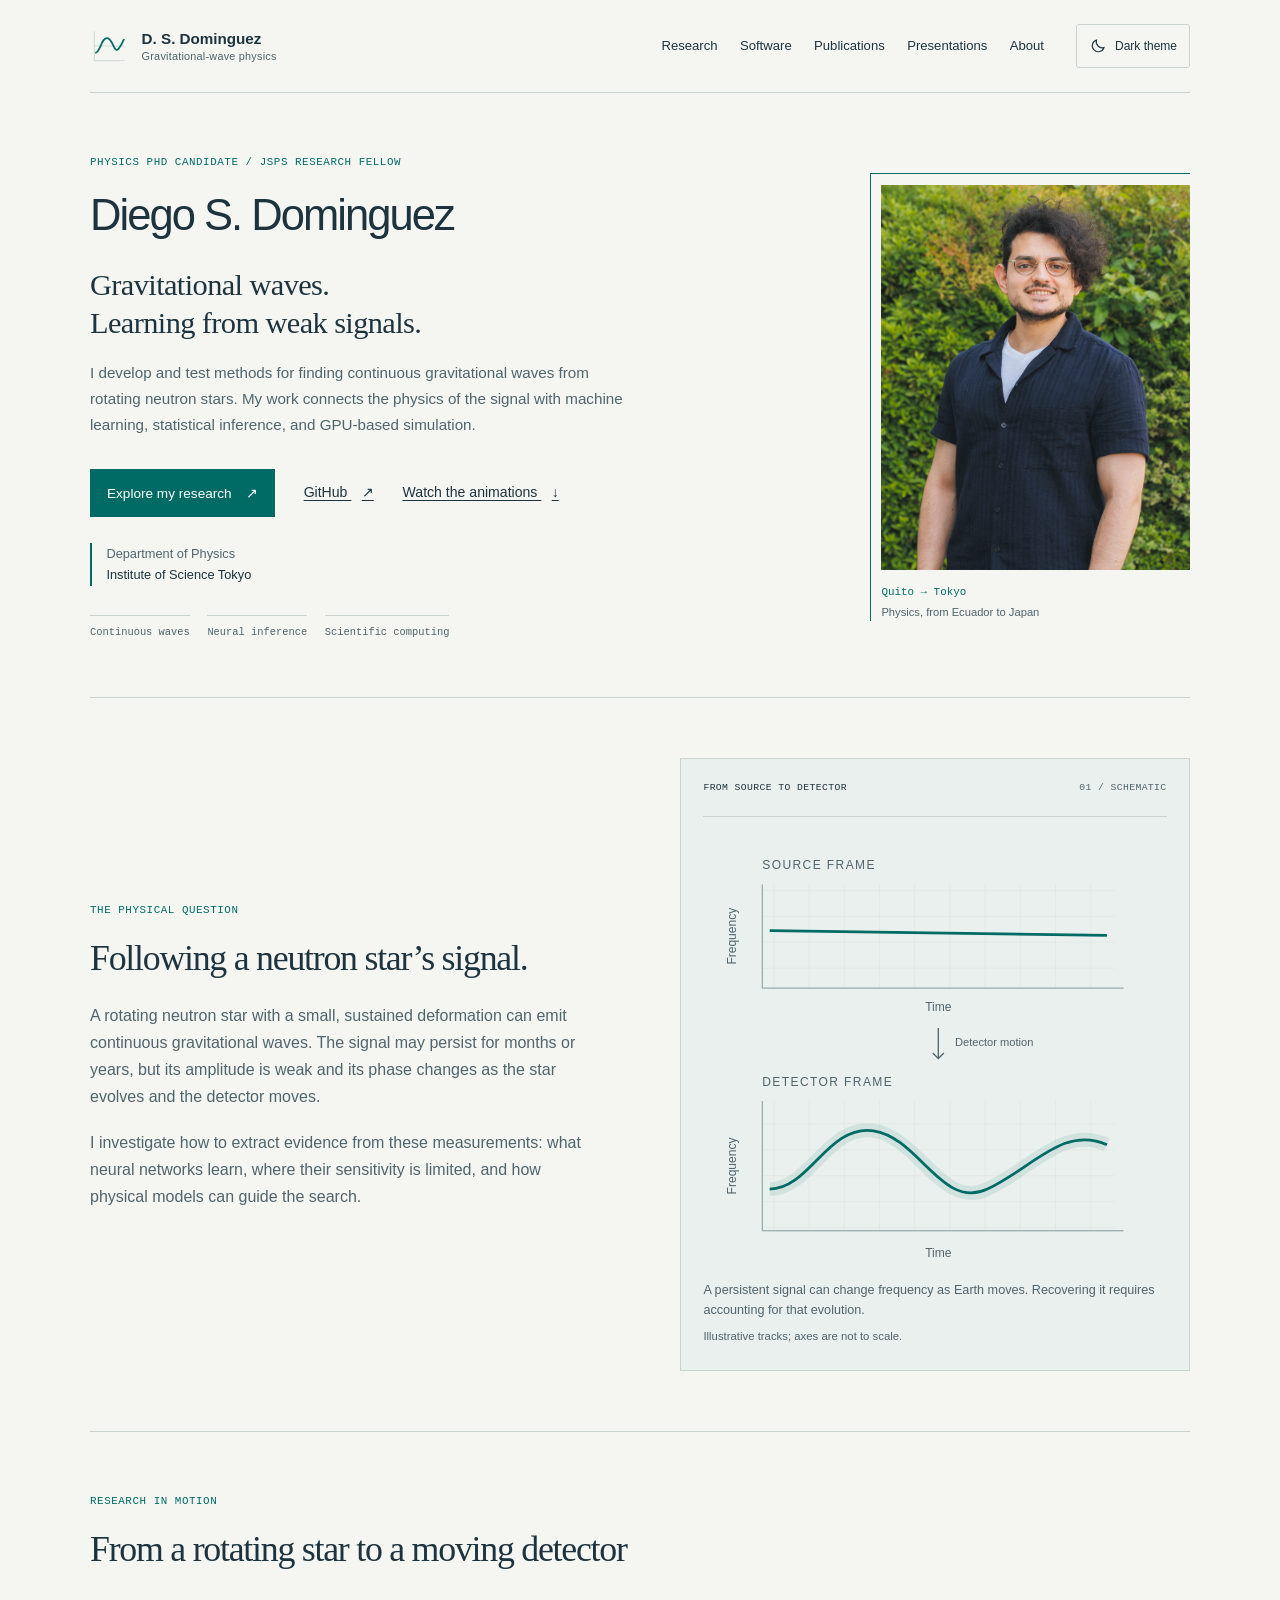
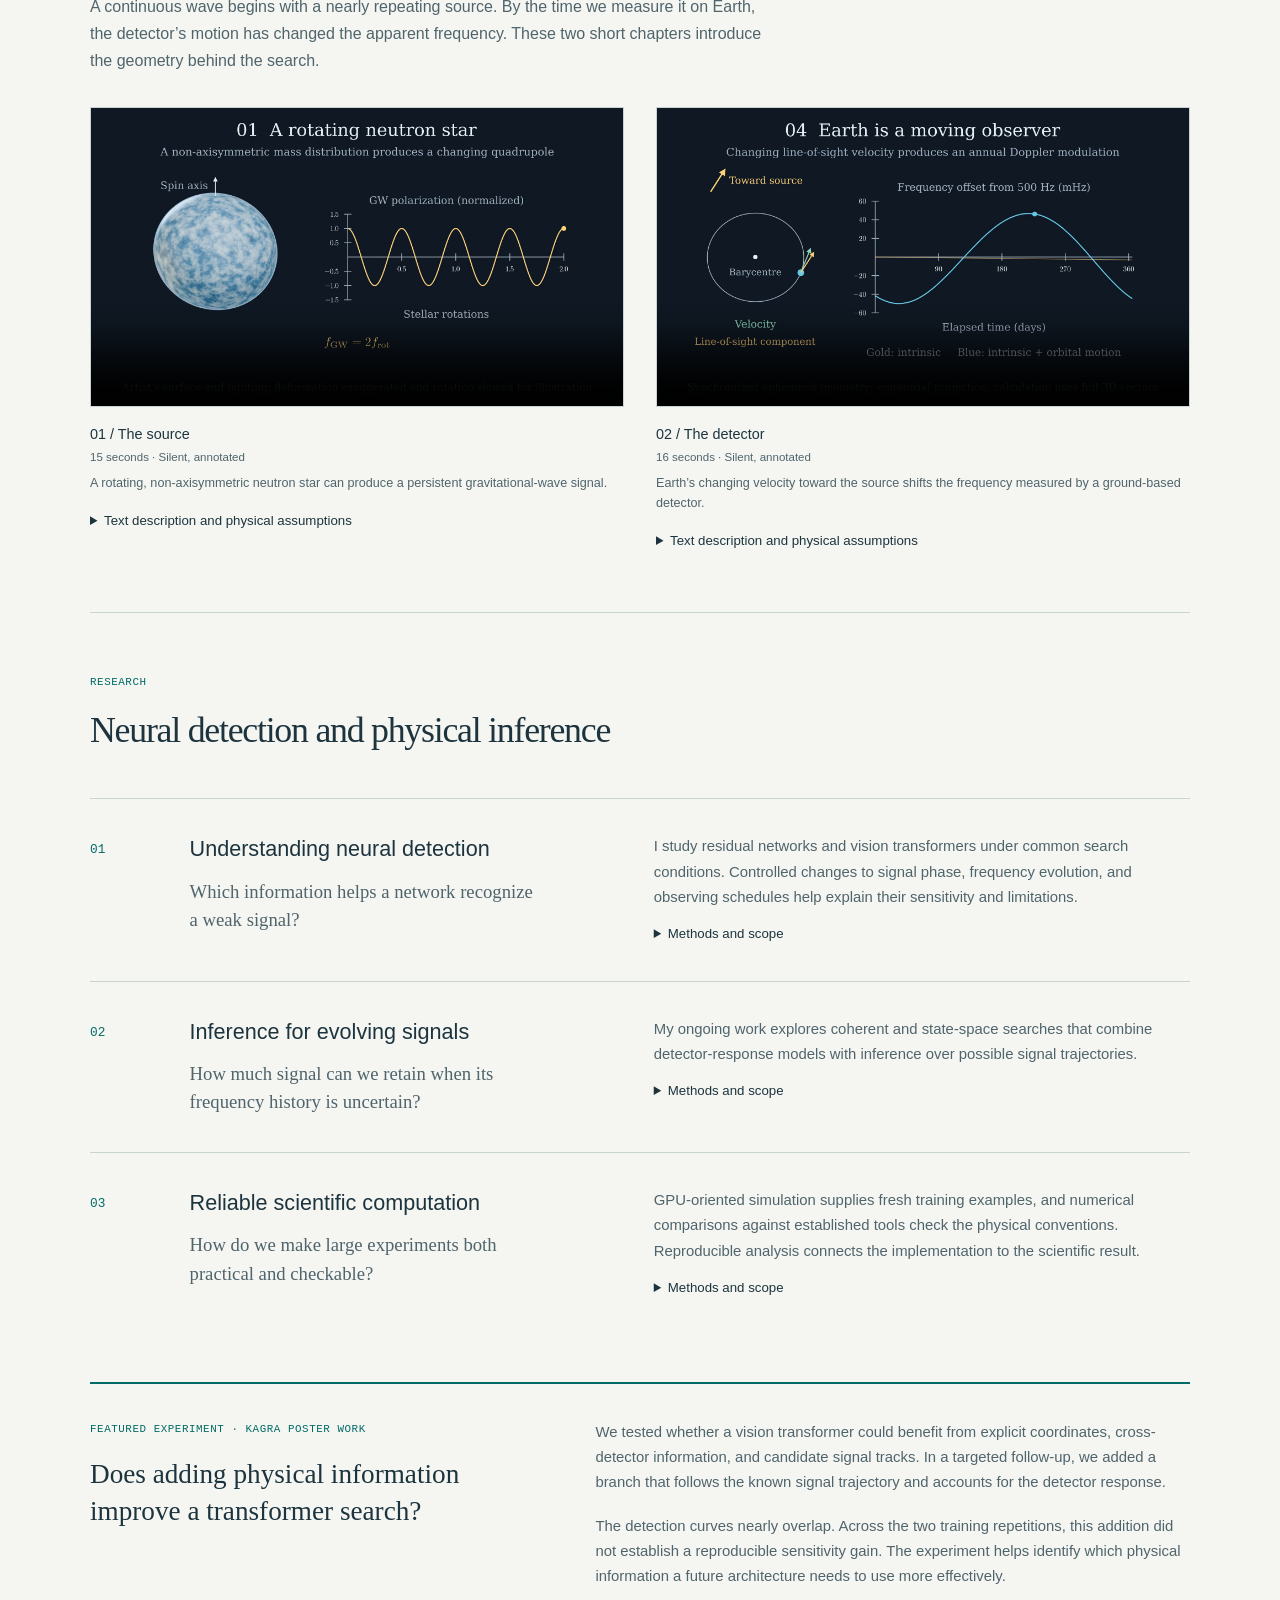
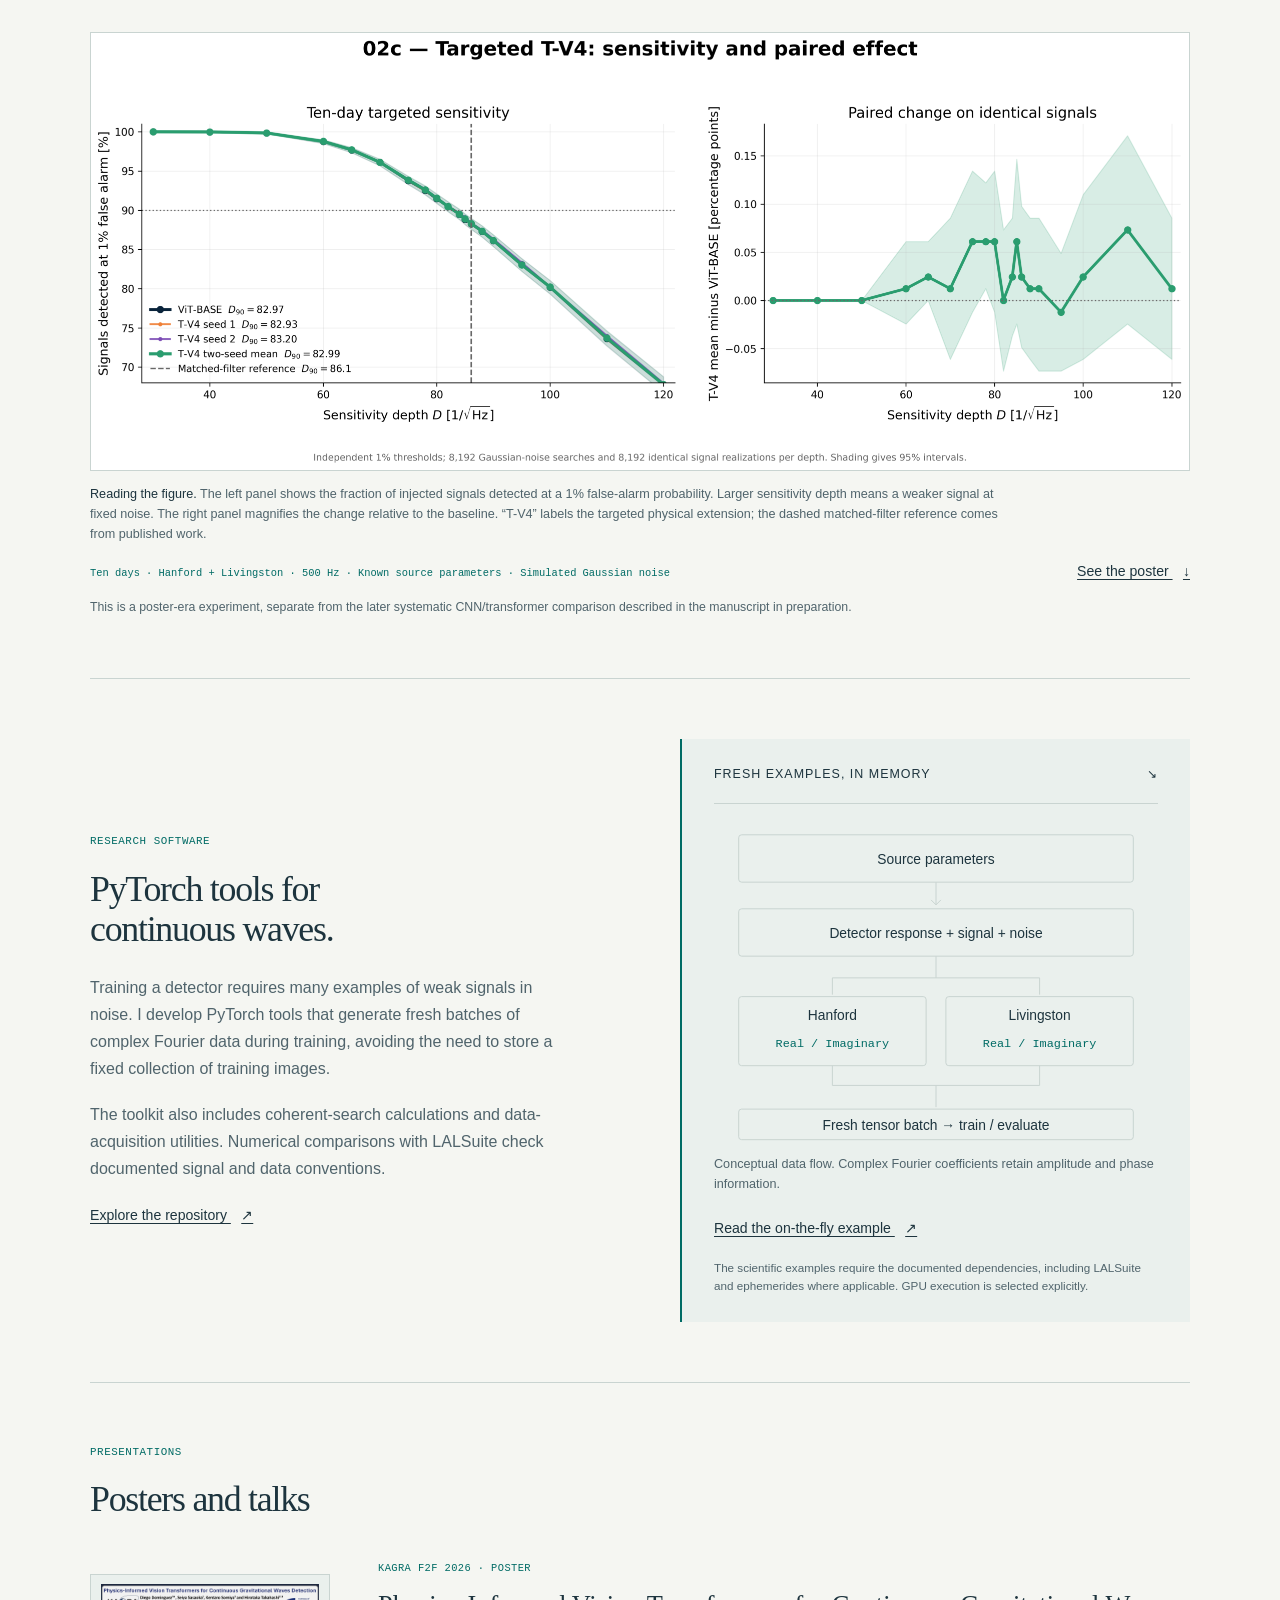
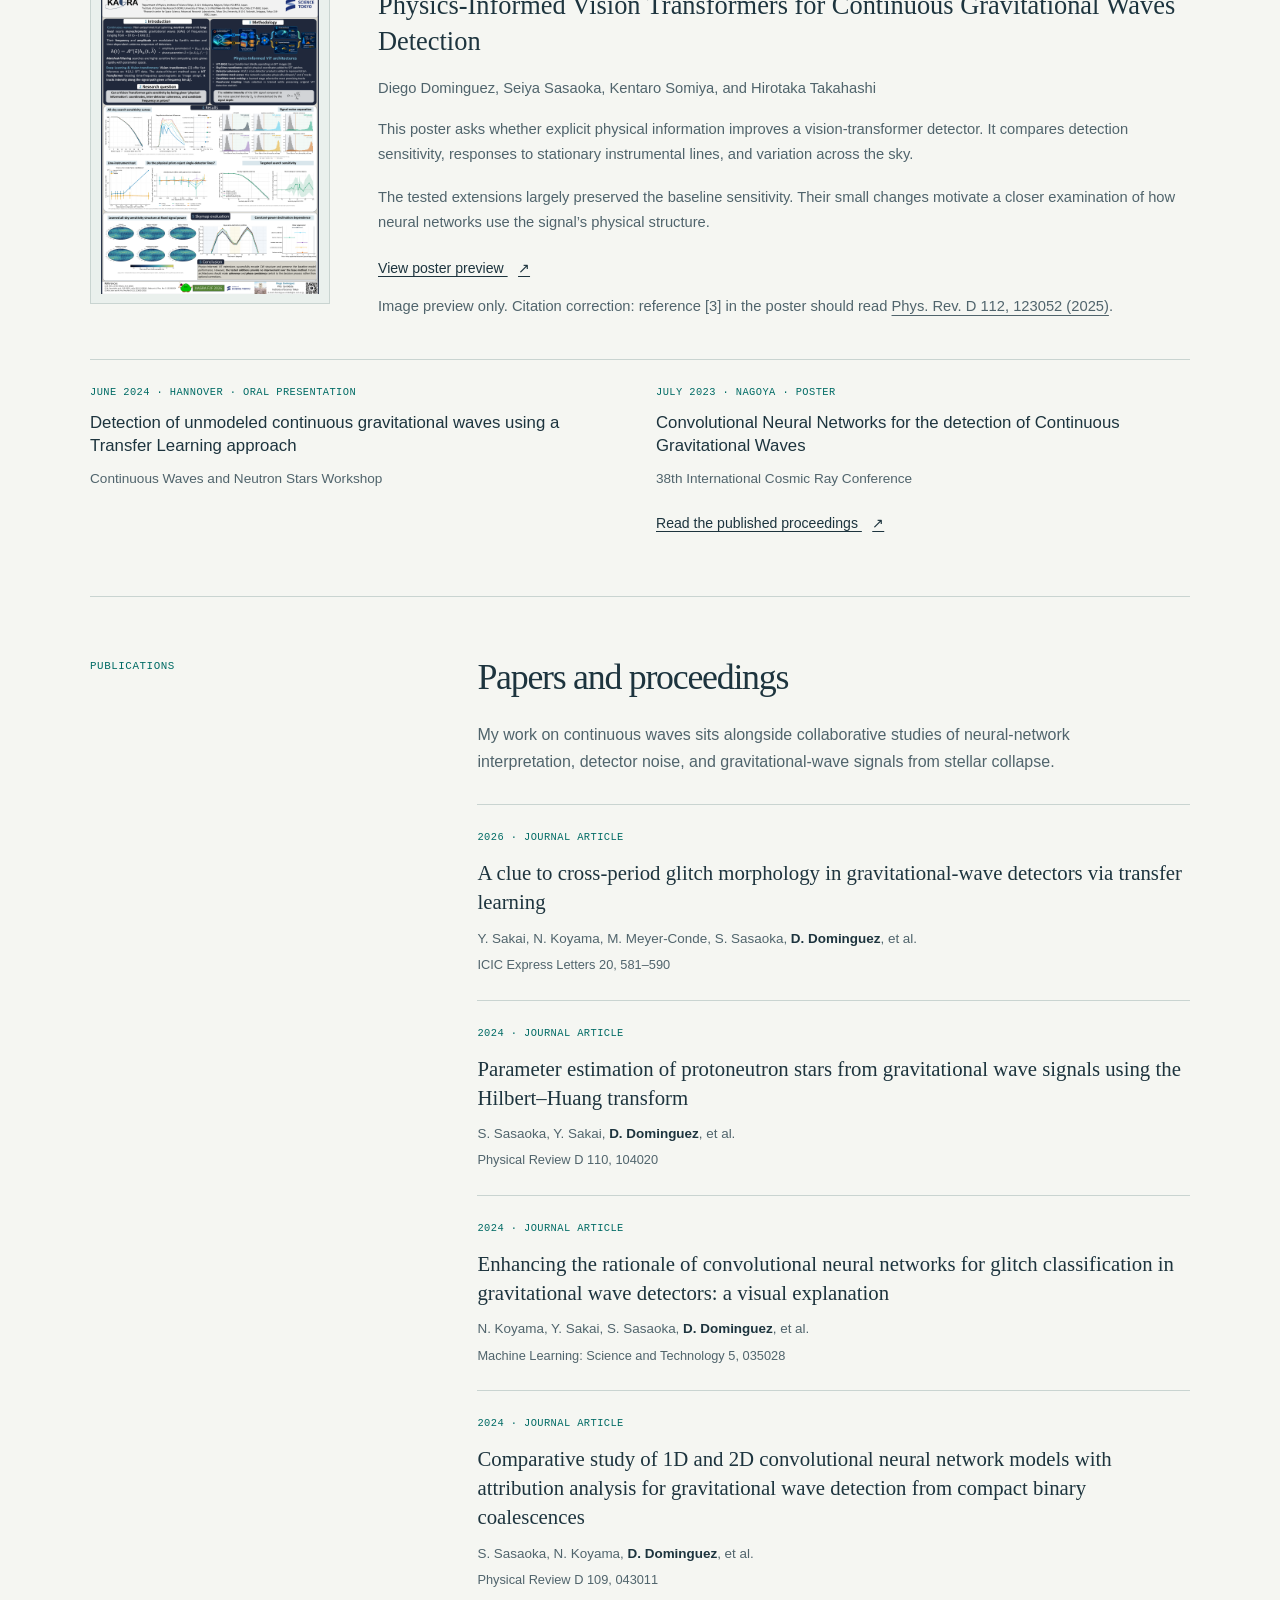
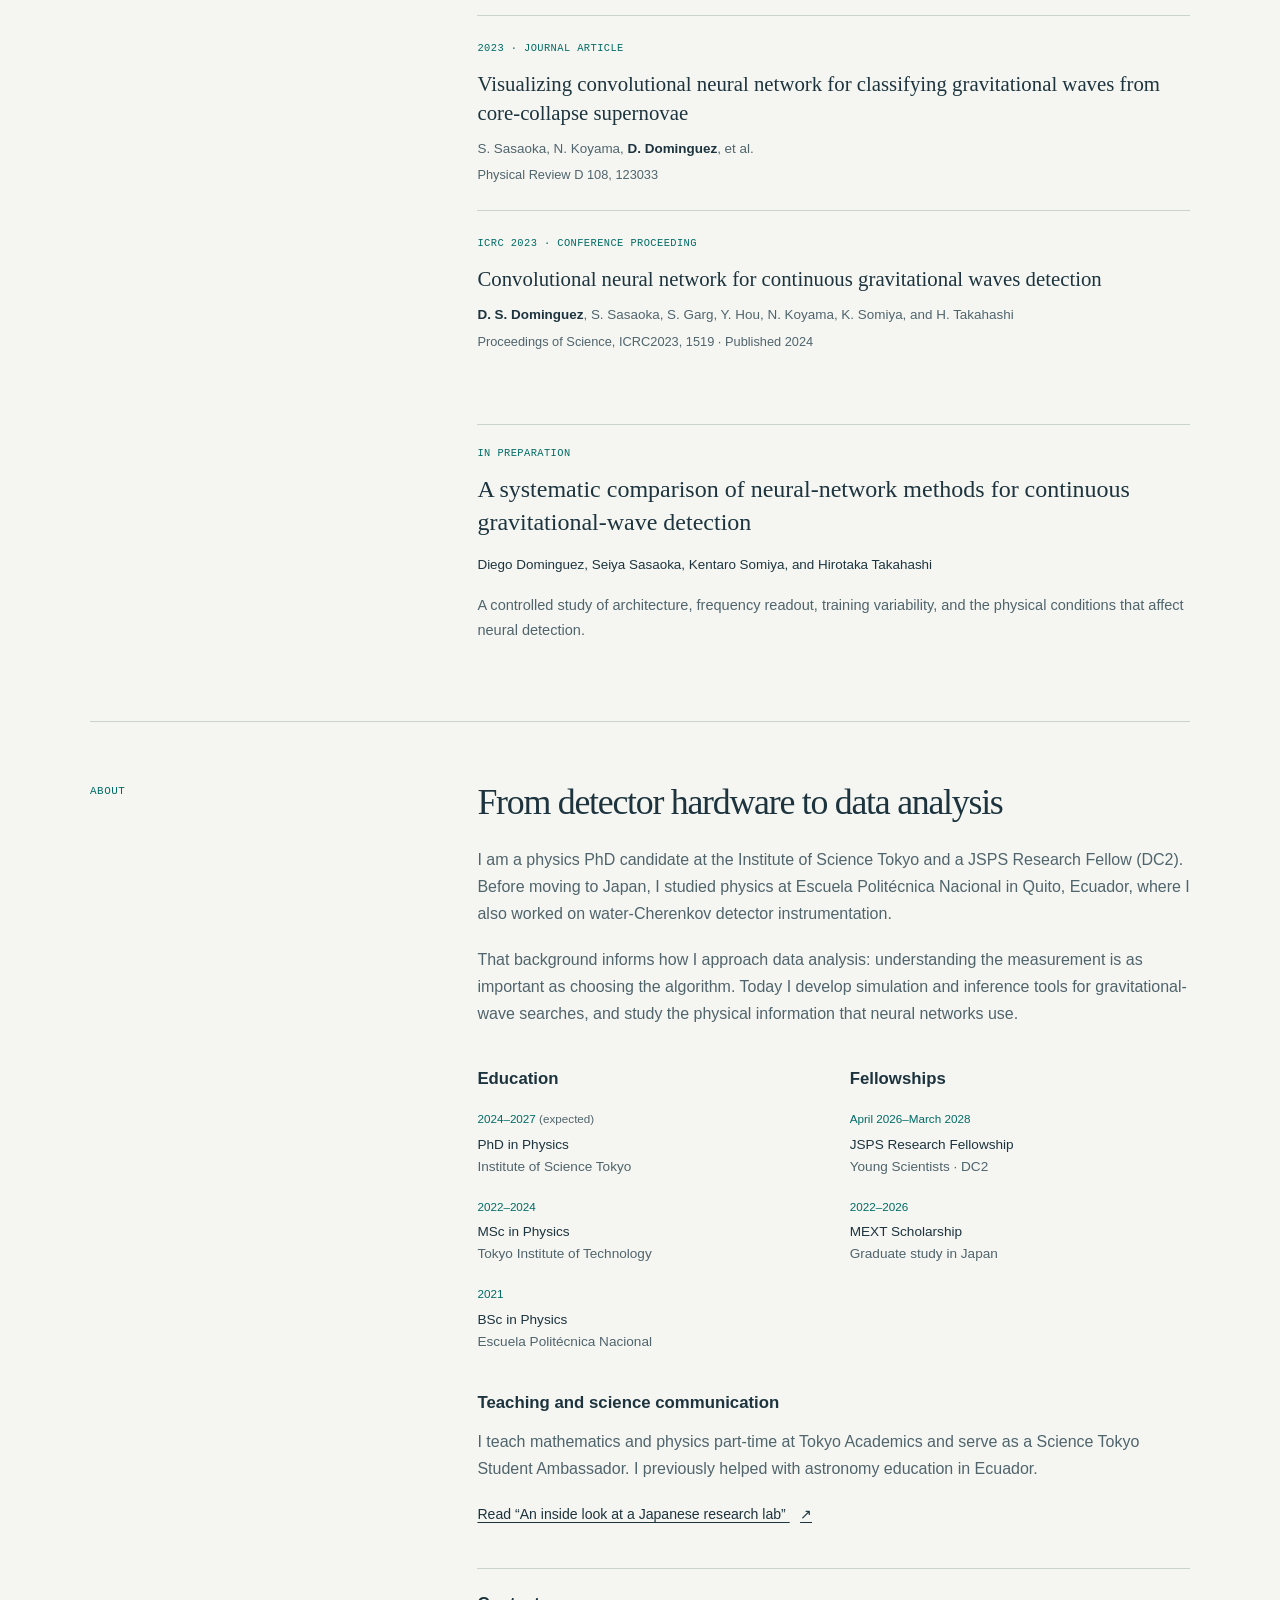
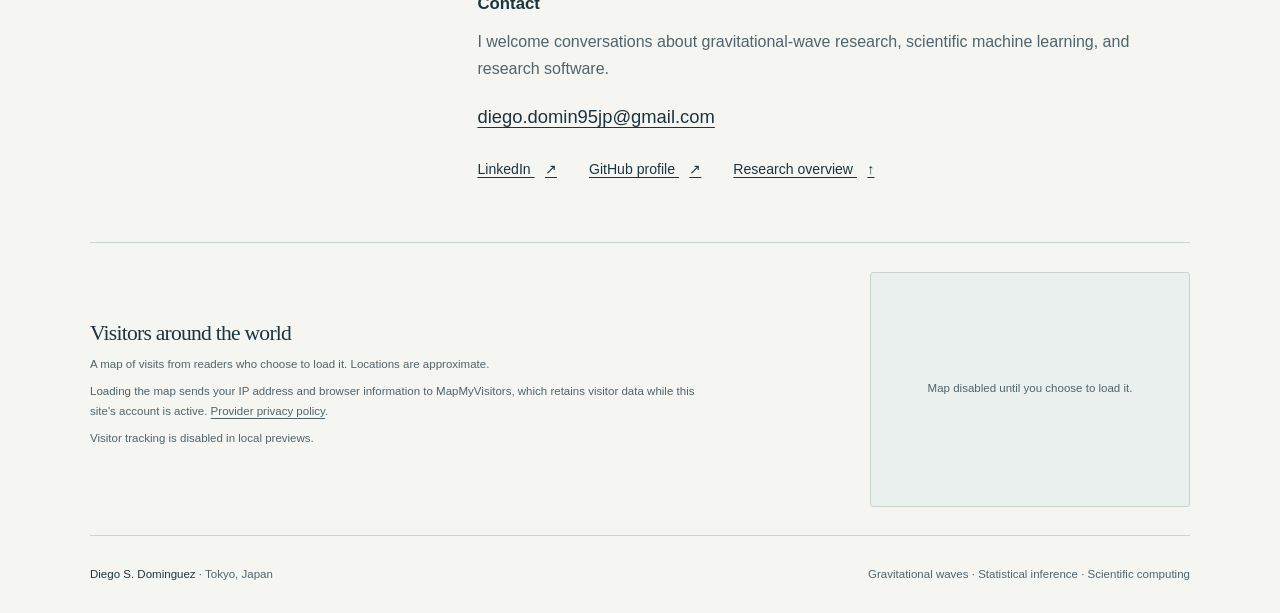
<file: index.html>
<!doctype html>
<html lang="en">
<head>
  <meta charset="utf-8">
  <meta name="viewport" content="width=device-width, initial-scale=1">
  <meta name="description" content="Diego S. Dominguez studies continuous gravitational waves through machine learning, statistical signal processing, and GPU-oriented scientific computing.">
  <meta name="theme-color" content="#f5f6f2">
  <title>Diego S. Dominguez · Gravitational-wave research</title>
  <link rel="canonical" href="https://diego-dom95.github.io/">
  <script src="theme.js"></script>
  <link rel="stylesheet" href="styles.css">
</head>
<body>
  <a class="skip-link" href="#main">Skip to content</a>
  <header class="site-header">
    <a class="wordmark" href="#top" aria-label="Diego S. Dominguez, home">
      <svg class="identity-mark" viewBox="0 0 44 44" fill="none" aria-hidden="true">
        <path class="mark-axis" d="M5 5V39H40M5 22H40"/>
        <path class="mark-track" d="M6 30C12 30 13 12 20 13S28 33 34 24S38 14 40 15"/>
      </svg>
      <span class="wordmark-text">D. S. Dominguez<span>Gravitational-wave physics</span></span>
    </a>
    <div class="header-controls">
      <nav aria-label="Main navigation">
        <a href="#research">Research</a>
        <a href="#software">Software</a>
        <a href="#publications">Publications</a>
        <a href="#presentations">Presentations</a>
        <a href="#about">About</a>
      </nav>
      <button class="theme-toggle" type="button" aria-pressed="false" hidden>
        <svg viewBox="0 0 24 24" aria-hidden="true" fill="none" stroke="currentColor" stroke-width="1.5">
          <path class="theme-moon" d="M20 14A8 8 0 0 1 10 4a8 8 0 1 0 10 10Z"/>
          <g class="theme-sun"><circle cx="12" cy="12" r="4"/><path d="M12 1v3m0 16v3M1 12h3m16 0h3M4 4l2 2m12 12 2 2M4 20l2-2M18 6l2-2"/></g>
        </svg>
        <span>Dark theme</span>
      </button>
    </div>
  </header>
  <main id="main">
    <section class="hero" id="top" aria-labelledby="hero-title">
      <div class="hero-copy">
        <p class="eyebrow">Physics PhD candidate / JSPS Research Fellow</p>
        <h1 id="hero-title">Diego S. Dominguez</h1>
        <p class="hero-statement">Gravitational waves.<br>Learning from weak signals.</p>
        <p class="hero-description">I develop and test methods for finding continuous gravitational waves from rotating neutron stars. My work connects the physics of the signal with machine learning, statistical inference, and GPU-based simulation.</p>
        <div class="hero-links">
          <a class="button" href="#research">Explore my research <span aria-hidden="true">↗</span></a>
          <a class="text-link" href="https://github.com/diego-dom95">GitHub <span aria-hidden="true">↗</span></a>
          <a class="text-link" href="#visual-guide">Watch the animations <span aria-hidden="true">↓</span></a>
        </div>
        <p class="affiliation">Department of Physics<br><strong>Institute of Science Tokyo</strong></p>
        <div class="research-index" aria-label="Research focus">
          <span>Continuous waves</span>
          <span>Neural inference</span>
          <span>Scientific computing</span>
        </div>
      </div>
      <figure class="portrait">
        <div class="portrait-frame">
          <img src="assets/diego-portrait.jpg" width="4002" height="6000" alt="Diego S. Dominguez outdoors in front of a green hedge." fetchpriority="high">
        </div>
        <figcaption><span>Quito → Tokyo</span>Physics, from Ecuador to Japan</figcaption>
      </figure>
    </section>

    <section class="context section" aria-labelledby="context-title">
      <div class="context-copy">
        <p class="section-label">The physical question</p>
        <h2 id="context-title">Following a neutron star’s signal.</h2>
        <p>A rotating neutron star with a small, sustained deformation can emit continuous gravitational waves. The signal may persist for months or years, but its amplitude is weak and its phase changes as the star evolves and the detector moves.</p>
        <p>I investigate how to extract evidence from these measurements: what neural networks learn, where their sensitivity is limited, and how physical models can guide the search.</p>
      </div>
      <figure class="signal-figure">
        <div class="figure-heading"><span>FROM SOURCE TO DETECTOR</span><span>01 / SCHEMATIC</span></div>
        <svg viewBox="0 0 500 470" role="img" aria-labelledby="signal-title signal-description">
          <title id="signal-title">A steady source frequency becomes a modulated detector-frame track</title>
          <desc id="signal-description">Two illustrative frequency-versus-time diagrams. The source-frame track is nearly horizontal. The detector-frame track varies with time because the detector moves. This is a schematic, not simulated or observed data.</desc>
          <defs>
            <pattern id="grid" width="38" height="28" patternUnits="userSpaceOnUse">
              <path d="M38 0H0V28" fill="none" stroke="var(--plot-grid)" stroke-width="0.8"/>
            </pattern>
          </defs>
          <g font-family="Arial, sans-serif" fill="var(--muted)">
            <text x="64" y="34" font-size="13" letter-spacing="1.5">SOURCE FRAME</text>
            <rect x="64" y="50" width="380" height="112" fill="url(#grid)"/>
            <path d="M64 50V162H454" fill="none" stroke="var(--plot-axis)"/>
            <path d="M72 100L436 105" fill="none" stroke="var(--accent)" stroke-width="3"/>
            <text x="254" y="187" text-anchor="middle" font-size="13">Time</text>
            <text transform="translate(36 106) rotate(-90)" text-anchor="middle" font-size="13">Frequency</text>
            <path d="M254 205V238M248 232L254 238L260 232" fill="none" stroke="var(--muted)" stroke-width="1.4"/>
            <text x="272" y="224" font-size="12">Detector motion</text>
            <text x="64" y="268" font-size="13" letter-spacing="1.5">DETECTOR FRAME</text>
            <rect x="64" y="284" width="380" height="140" fill="url(#grid)"/>
            <path d="M64 284V424H454" fill="none" stroke="var(--plot-axis)"/>
            <path d="M72 379C115 379 135 309 184 316S258 402 307 379S389 310 436 331" fill="none" stroke="var(--accent)" stroke-opacity=".1" stroke-width="15"/>
            <path d="M72 379C115 379 135 309 184 316S258 402 307 379S389 310 436 331" fill="none" stroke="var(--accent)" stroke-width="3"/>
            <text x="254" y="452" text-anchor="middle" font-size="13">Time</text>
            <text transform="translate(36 354) rotate(-90)" text-anchor="middle" font-size="13">Frequency</text>
          </g>
        </svg>
        <figcaption>A persistent signal can change frequency as Earth moves. Recovering it requires accounting for that evolution. <span>Illustrative tracks; axes are not to scale.</span></figcaption>
      </figure>
    </section>

    <section class="section animation-section" id="visual-guide" aria-labelledby="animation-title">
      <p class="section-label">Research in motion</p>
      <h2 id="animation-title">From a rotating star to a moving detector</h2>
      <p class="section-description">A continuous wave begins with a nearly repeating source. By the time we measure it on Earth, the detector’s motion has changed the apparent frequency. These two short chapters introduce the geometry behind the search.</p>
      <div class="animation-grid">
        <figure class="animation-card">
          <video controls playsinline preload="none" width="1920" height="1080" poster="assets/source-still.png" aria-label="A rotating neutron star and its gravitational-wave signal" aria-describedby="source-caption">
            <source src="assets/rotating-source.mp4" type="video/mp4">
            Your browser cannot play this video. A text explanation follows.
          </video>
          <figcaption id="source-caption">
            <strong>01 / The source <span>15 seconds · Silent, annotated</span></strong>
            A rotating, non-axisymmetric neutron star can produce a persistent gravitational-wave signal.
          </figcaption>
          <details>
            <summary>Text description and physical assumptions</summary>
            <p>An illustrative three-dimensional star rotates beside a periodic waveform. For this triaxial-star model, the changing mass quadrupole repeats twice per rotation, so the gravitational-wave frequency is twice the rotation frequency. The deformation is exaggerated and the rotation slowed for visibility; the surface is an artistic depiction.</p>
          </details>
        </figure>
        <figure class="animation-card">
          <video controls playsinline preload="none" width="1920" height="1080" poster="assets/orbit-still.png" aria-label="Earth's orbital motion changes the detected gravitational-wave frequency" aria-describedby="orbit-caption">
            <source src="assets/orbital-motion.mp4" type="video/mp4">
            Your browser cannot play this video. A text explanation follows.
          </video>
          <figcaption id="orbit-caption">
            <strong>02 / The detector <span>16 seconds · Silent, annotated</span></strong>
            Earth’s changing velocity toward the source shifts the frequency measured by a ground-based detector.
          </figcaption>
          <details>
            <summary>Text description and physical assumptions</summary>
            <p>Earth moves around its orbit beside a frequency-versus-time graph. Arrows show its velocity and the component along the source direction; the graph follows the corresponding orbital Doppler modulation. This chapter isolates the orbital contribution. Daily rotation and relativistic timing corrections enter the full signal model.</p>
            <p>The motion is calculated using LALSuite ephemerides for an illustrative source. Body sizes and velocity arrows use separate display scales. This is an explanatory animation, not an observed source or a detection result.</p>
          </details>
        </figure>
      </div>
    </section>

    <section class="section research-section" id="research" aria-labelledby="research-title">
      <div class="section-intro">
        <p class="section-label">Research</p>
        <h2 id="research-title">Neural detection and physical inference</h2>
      </div>
      <article class="research-row">
        <span class="research-number" aria-hidden="true">01</span>
        <div>
          <h3>Understanding neural detection</h3>
          <p class="research-question">Which information helps a network recognize a weak signal?</p>
        </div>
        <div class="research-detail">
          <p>I study residual networks and vision transformers under common search conditions. Controlled changes to signal phase, frequency evolution, and observing schedules help explain their sensitivity and limitations.</p>
          <details>
            <summary>Methods and scope</summary>
            <p>The principal comparison uses simulated signals in Gaussian noise. It evaluates complete-band detection at noise-calibrated thresholds and compares neural scores with power-based and coherent reference statistics.</p>
            <p>A central distinction is between recognizing a frequency pattern and following the phase evolution needed for coherent integration.</p>
          </details>
        </div>
      </article>
      <article class="research-row">
        <span class="research-number" aria-hidden="true">02</span>
        <div>
          <h3>Inference for evolving signals</h3>
          <p class="research-question">How much signal can we retain when its frequency history is uncertain?</p>
        </div>
        <div class="research-detail">
          <p>My ongoing work explores coherent and state-space searches that combine detector-response models with inference over possible signal trajectories.</p>
          <details>
            <summary>Methods and scope</summary>
            <p>The investigations include path marginalization, Kalman-based amplitude inference, and learned proposals followed by physical scoring. Different methods make different assumptions about the source and the available parameters.</p>
            <p>Known-sky studies provide a controlled setting for understanding these trade-offs before extending the search domain.</p>
          </details>
        </div>
      </article>
      <article class="research-row">
        <span class="research-number" aria-hidden="true">03</span>
        <div>
          <h3>Reliable scientific computation</h3>
          <p class="research-question">How do we make large experiments both practical and checkable?</p>
        </div>
        <div class="research-detail">
          <p>GPU-oriented simulation supplies fresh training examples, and numerical comparisons against established tools check the physical conventions. Reproducible analysis connects the implementation to the scientific result.</p>
          <details>
            <summary>Methods and scope</summary>
            <p>The workflow brings together PyTorch, complex Fourier data, LALSuite reference calculations, containerized environments, and local and supercomputer execution.</p>
            <p>Validation is tied to explicit signal, sampling, and noise conventions. Reproducing a saved figure and repeating a training experiment are separate tasks.</p>
          </details>
        </div>
      </article>
      <article class="featured-study" aria-labelledby="featured-study-title">
        <div class="study-intro">
          <div>
            <p class="section-label">Featured experiment · KAGRA poster work</p>
            <h3 id="featured-study-title">Does adding physical information improve a transformer search?</h3>
          </div>
          <div>
            <p>We tested whether a vision transformer could benefit from explicit coordinates, cross-detector information, and candidate signal tracks. In a targeted follow-up, we added a branch that follows the known signal trajectory and accounts for the detector response.</p>
            <p>The detection curves nearly overlap. Across the two training repetitions, this addition did not establish a reproducible sensitivity gain. The experiment helps identify which physical information a future architecture needs to use more effectively.</p>
          </div>
        </div>
        <figure class="result-figure">
          <a href="assets/targeted-transformer-comparison.png" aria-label="Open the targeted transformer comparison at full resolution">
            <img src="assets/targeted-transformer-comparison.png" width="4389" height="1747" loading="lazy" alt="Ten-day targeted detection curves for the baseline transformer and its physical extension almost overlap. A magnified panel shows the small paired differences and their uncertainty.">
          </a>
          <figcaption><strong>Reading the figure.</strong> The left panel shows the fraction of injected signals detected at a 1% false-alarm probability. Larger sensitivity depth means a weaker signal at fixed noise. The right panel magnifies the change relative to the baseline. “T-V4” labels the targeted physical extension; the dashed matched-filter reference comes from published work.</figcaption>
        </figure>
        <div class="study-footer">
          <p>Ten days · Hanford + Livingston · 500 Hz · Known source parameters · Simulated Gaussian noise</p>
          <a class="text-link" href="#presentations">See the poster <span aria-hidden="true">↓</span></a>
        </div>
        <p class="study-scope">This is a poster-era experiment, separate from the later systematic CNN/transformer comparison described in the manuscript in preparation.</p>
      </article>
    </section>

    <section class="section software-section" id="software" aria-labelledby="software-title">
      <div>
        <p class="section-label">Research software</p>
        <h2 id="software-title">PyTorch tools for<br>continuous waves.</h2>
        <p>Training a detector requires many examples of weak signals in noise. I develop PyTorch tools that generate fresh batches of complex Fourier data during training, avoiding the need to store a fixed collection of training images.</p>
        <p>The toolkit also includes coherent-search calculations and data-acquisition utilities. Numerical comparisons with LALSuite check documented signal and data conventions.</p>
        <a class="text-link" href="https://github.com/diego-dom95/pytorch_cw">Explore the repository <span aria-hidden="true">↗</span></a>
      </div>
      <div class="software-notebook">
        <div class="notebook-title"><span>Fresh examples, in memory</span><span aria-hidden="true">↘</span></div>
        <figure class="pipeline-figure">
          <svg viewBox="0 0 450 330" role="img" aria-labelledby="pipeline-title pipeline-description">
            <title id="pipeline-title">From a source model to neural-network inputs</title>
            <desc id="pipeline-description">Source parameters feed a simulation with detector response and noise. Hanford and Livingston produce separate real and imaginary Fourier channels, delivered as a fresh batch to training or evaluation.</desc>
            <g fill="none" stroke="var(--line)">
              <rect x="25" y="15" width="400" height="48" rx="3"/>
              <path d="M225 63V86m-5-5 5 5 5-5"/>
              <rect x="25" y="90" width="400" height="48" rx="3"/>
              <path d="M225 138v22H120v17m105-17h105v17M120 249v20h210v-20m-105 20v22"/>
              <rect x="25" y="179" width="190" height="70" rx="3"/>
              <rect x="235" y="179" width="190" height="70" rx="3"/>
              <rect x="25" y="293" width="400" height="31" rx="3"/>
            </g>
            <g fill="var(--ink)" text-anchor="middle" font-family="Arial, sans-serif" font-size="14">
              <text x="225" y="45">Source parameters</text>
              <text x="225" y="120">Detector response + signal + noise</text>
              <text x="120" y="203">Hanford</text>
              <text x="330" y="203">Livingston</text>
              <text x="225" y="314">Fresh tensor batch → train / evaluate</text>
            </g>
            <g fill="var(--accent)" text-anchor="middle" font-family="monospace" font-size="12">
              <text x="120" y="230">Real / Imaginary</text>
              <text x="330" y="230">Real / Imaginary</text>
            </g>
          </svg>
          <figcaption>Conceptual data flow. Complex Fourier coefficients retain amplitude and phase information.</figcaption>
        </figure>
        <a class="text-link" href="https://github.com/diego-dom95/pytorch_cw/blob/main/examples/on_the_fly.py">Read the on-the-fly example <span aria-hidden="true">↗</span></a>
        <p class="software-note">The scientific examples require the documented dependencies, including LALSuite and ephemerides where applicable. GPU execution is selected explicitly.</p>
      </div>
    </section>

    <section class="section presentations-section" id="presentations" aria-labelledby="presentations-title">
      <p class="section-label">Presentations</p>
      <h2 id="presentations-title">Posters and talks</h2>
      <article class="poster-feature">
        <a class="poster-preview" href="assets/kagra-f2f-2026-preview.png" aria-label="Open a full-page image preview of the KAGRA F2F 2026 poster">
          <img src="assets/kagra-f2f-2026-preview.png" width="1132" height="1600" loading="lazy" alt="KAGRA F2F 2026 poster, with transformer architecture comparisons, sensitivity curves, instrumental-line tests, and sky-dependence maps.">
        </a>
        <div>
          <p class="publication-status">KAGRA F2F 2026 · Poster</p>
          <h3>Physics-Informed Vision Transformers for Continuous Gravitational Waves Detection</h3>
          <p class="authors">Diego Dominguez, Seiya Sasaoka, Kentaro Somiya, and Hirotaka Takahashi</p>
          <p>This poster asks whether explicit physical information improves a vision-transformer detector. It compares detection sensitivity, responses to stationary instrumental lines, and variation across the sky.</p>
          <p>The tested extensions largely preserved the baseline sensitivity. Their small changes motivate a closer examination of how neural networks use the signal’s physical structure.</p>
          <a class="text-link" href="assets/kagra-f2f-2026-preview.png">View poster preview <span aria-hidden="true">↗</span></a>
          <p class="poster-release-note">Image preview only. Citation correction: reference [3] in the poster should read <a href="https://doi.org/10.1103/xgz9-qdkg">Phys. Rev. D 112, 123052 (2025)</a>.</p>
        </div>
      </article>
      <div class="presentation-list">
        <article>
          <p class="publication-status">June 2024 · Hannover · Oral presentation</p>
          <h3>Detection of unmodeled continuous gravitational waves using a Transfer Learning approach</h3>
          <p>Continuous Waves and Neutron Stars Workshop</p>
        </article>
        <article>
          <p class="publication-status">July 2023 · Nagoya · Poster</p>
          <h3>Convolutional Neural Networks for the detection of Continuous Gravitational Waves</h3>
          <p>38th International Cosmic Ray Conference</p>
          <a class="text-link" href="https://pos.sissa.it/444/1519/">Read the published proceedings <span aria-hidden="true">↗</span></a>
        </article>
      </div>
    </section>

    <section class="section writing-section" id="publications" aria-labelledby="publications-title">
      <p class="section-label">Publications</p>
      <div>
        <h2 id="publications-title">Papers and proceedings</h2>
        <p class="section-description">My work on continuous waves sits alongside collaborative studies of neural-network interpretation, detector noise, and gravitational-wave signals from stellar collapse.</p>
        <ol class="publication-list">
          <li>
            <p class="publication-status">2026 · Journal article</p>
            <h3><a href="https://doi.org/10.24507/icicel.20.05.581">A clue to cross-period glitch morphology in gravitational-wave detectors via transfer learning</a></h3>
            <p class="authors">Y. Sakai, N. Koyama, M. Meyer-Conde, S. Sasaoka, <strong>D. Dominguez</strong>, et al.</p>
            <p class="venue">ICIC Express Letters 20, 581–590</p>
          </li>
          <li>
            <p class="publication-status">2024 · Journal article</p>
            <h3><a href="https://doi.org/10.1103/PhysRevD.110.104020">Parameter estimation of protoneutron stars from gravitational wave signals using the Hilbert–Huang transform</a></h3>
            <p class="authors">S. Sasaoka, Y. Sakai, <strong>D. Dominguez</strong>, et al.</p>
            <p class="venue">Physical Review D 110, 104020</p>
          </li>
          <li>
            <p class="publication-status">2024 · Journal article</p>
            <h3><a href="https://doi.org/10.1088/2632-2153/ad6391">Enhancing the rationale of convolutional neural networks for glitch classification in gravitational wave detectors: a visual explanation</a></h3>
            <p class="authors">N. Koyama, Y. Sakai, S. Sasaoka, <strong>D. Dominguez</strong>, et al.</p>
            <p class="venue">Machine Learning: Science and Technology 5, 035028</p>
          </li>
          <li>
            <p class="publication-status">2024 · Journal article</p>
            <h3><a href="https://doi.org/10.1103/PhysRevD.109.043011">Comparative study of 1D and 2D convolutional neural network models with attribution analysis for gravitational wave detection from compact binary coalescences</a></h3>
            <p class="authors">S. Sasaoka, N. Koyama, <strong>D. Dominguez</strong>, et al.</p>
            <p class="venue">Physical Review D 109, 043011</p>
          </li>
          <li>
            <p class="publication-status">2023 · Journal article</p>
            <h3><a href="https://doi.org/10.1103/PhysRevD.108.123033">Visualizing convolutional neural network for classifying gravitational waves from core-collapse supernovae</a></h3>
            <p class="authors">S. Sasaoka, N. Koyama, <strong>D. Dominguez</strong>, et al.</p>
            <p class="venue">Physical Review D 108, 123033</p>
          </li>
          <li>
            <p class="publication-status">ICRC 2023 · Conference proceeding</p>
            <h3><a href="https://pos.sissa.it/444/1519/">Convolutional neural network for continuous gravitational waves detection</a></h3>
            <p class="authors"><strong>D. S. Dominguez</strong>, S. Sasaoka, S. Garg, Y. Hou, N. Koyama, K. Somiya, and H. Takahashi</p>
            <p class="venue">Proceedings of Science, ICRC2023, 1519 · Published 2024</p>
          </li>
        </ol>
        <article class="publication">
          <p class="publication-status">In preparation</p>
          <h3>A systematic comparison of neural-network methods for continuous gravitational-wave detection</h3>
          <p class="authors">Diego Dominguez, Seiya Sasaoka, Kentaro Somiya, and Hirotaka Takahashi</p>
          <p>A controlled study of architecture, frequency readout, training variability, and the physical conditions that affect neural detection.</p>
        </article>
      </div>
    </section>

    <section class="section about-section" id="about" aria-labelledby="about-title">
      <p class="section-label">About</p>
      <div>
        <h2 id="about-title">From detector hardware to data analysis</h2>
        <p>I am a physics PhD candidate at the Institute of Science Tokyo and a JSPS Research Fellow (DC2). Before moving to Japan, I studied physics at Escuela Politécnica Nacional in Quito, Ecuador, where I also worked on water-Cherenkov detector instrumentation.</p>
        <p>That background informs how I approach data analysis: understanding the measurement is as important as choosing the algorithm. Today I develop simulation and inference tools for gravitational-wave searches, and study the physical information that neural networks use.</p>
        <div class="background-grid">
          <div>
            <h3>Education</h3>
            <dl class="timeline">
              <dt>2024–2027 <span>(expected)</span></dt>
              <dd><strong>PhD in Physics</strong>Institute of Science Tokyo</dd>
              <dt>2022–2024</dt>
              <dd><strong>MSc in Physics</strong>Tokyo Institute of Technology</dd>
              <dt>2021</dt>
              <dd><strong>BSc in Physics</strong>Escuela Politécnica Nacional</dd>
            </dl>
          </div>
          <div>
            <h3>Fellowships</h3>
            <dl class="timeline">
              <dt>April 2026–March 2028</dt>
              <dd><strong>JSPS Research Fellowship</strong>Young Scientists · DC2</dd>
              <dt>2022–2026</dt>
              <dd><strong>MEXT Scholarship</strong>Graduate study in Japan</dd>
            </dl>
          </div>
        </div>
        <h3 class="outreach-title">Teaching and science communication</h3>
        <p>I teach mathematics and physics part-time at Tokyo Academics and serve as a Science Tokyo Student Ambassador. I previously helped with astronomy education in Ecuador.</p>
        <a class="text-link" href="https://discover.titech.ac.jp/2026/02/an-inside-look-at-a-japanese-research-lab/">Read “An inside look at a Japanese research lab” <span aria-hidden="true">↗</span></a>
        <div class="contact-block">
          <h3>Contact</h3>
          <p>I welcome conversations about gravitational-wave research, scientific machine learning, and research software.</p>
          <a class="contact-email" href="mailto:diego.domin95jp@gmail.com">diego.domin95jp@gmail.com</a>
        </div>
        <div class="about-links">
          <a class="text-link" href="https://www.linkedin.com/in/diego-s-dominguez-b808931a8">LinkedIn <span aria-hidden="true">↗</span></a>
          <a class="text-link" href="https://github.com/diego-dom95">GitHub profile <span aria-hidden="true">↗</span></a>
          <a class="text-link" href="#research">Research overview <span aria-hidden="true">↑</span></a>
        </div>
      </div>
    </section>
  </main>
  <footer class="site-footer">
    <section class="visitor-section" aria-labelledby="visitor-title">
      <div class="visitor-copy">
        <h2 id="visitor-title">Visitors around the world</h2>
        <p>A map of visits from readers who choose to load it. Locations are approximate.</p>
        <p id="visitor-privacy">Loading the map sends your IP address and browser information to MapMyVisitors, which retains visitor data while this site's account is active. <a href="https://mapmyvisitors.com/b/policy" rel="noreferrer">Provider privacy policy</a>.</p>
        <button class="visitor-toggle" type="button" aria-controls="visitor-map" aria-expanded="false" hidden>Load visitor map</button>
        <p class="visitor-status" role="status"></p>
        <noscript><p>The optional visitor map requires JavaScript. No map requests are made with JavaScript disabled.</p></noscript>
      </div>
      <div class="visitor-map" id="visitor-map" aria-describedby="visitor-privacy">
        <p class="visitor-placeholder">Map disabled until you choose to load it.</p>
      </div>
    </section>
    <div class="footer-meta">
      <p>Diego S. Dominguez <span>· Tokyo, Japan</span></p>
      <p>Gravitational waves · Statistical inference · Scientific computing</p>
    </div>
  </footer>
  <script src="visitor-map.js" defer></script>
</body>
</html>
</file>
<file: styles.css>
:root {
  color-scheme: light;
  --paper: #f5f6f2;
  --ink: #1d343e;
  --muted: #50646c;
  --accent: #006b65;
  --line: #c9d4d1;
  --panel: #eaf0ed;
  --plot-grid: #d6e0db;
  --plot-axis: #7a9597;
  --selection: #cae4dc;
  --draft-ink: #5c594a;
  --draft-bg: #eae9df;
  --button-ink: #ffffff;
  --sans: "Avenir Next", Avenir, "Segoe UI", Arial, sans-serif;
  --serif: "Iowan Old Style", "Palatino Linotype", Palatino, Georgia, serif;
  --mono: "SFMono-Regular", Consolas, "Liberation Mono", monospace;
}

:root[data-theme="dark"] {
  color-scheme: dark;
  --paper: #111c24;
  --ink: #e3eceb;
  --muted: #a9bdbf;
  --accent: #79d6c4;
  --line: #34474f;
  --panel: #182a32;
  --plot-grid: #293f46;
  --plot-axis: #799799;
  --selection: #254e50;
  --draft-ink: #b5c6c6;
  --draft-bg: #1b2c33;
  --button-ink: #111c24;
}

@media (prefers-color-scheme: dark) {
  :root:not([data-theme]) {
    color-scheme: dark;
    --paper: #111c24;
    --ink: #e3eceb;
    --muted: #a9bdbf;
    --accent: #79d6c4;
    --line: #34474f;
    --panel: #182a32;
    --plot-grid: #293f46;
    --plot-axis: #799799;
    --selection: #254e50;
    --draft-ink: #b5c6c6;
    --draft-bg: #1b2c33;
    --button-ink: #111c24;
  }
}

* { box-sizing: border-box; }
[hidden] { display: none !important; }
html { scroll-padding-top: 2rem; }
body { margin: 0; background: var(--paper); color: var(--ink); font-family: var(--sans); font-size: 16px; line-height: 1.7; }
a { color: inherit; text-underline-offset: .24em; }
a:hover { color: var(--accent); }
a:focus-visible, summary:focus-visible, button:focus-visible { outline: 3px solid var(--accent); outline-offset: 5px; }
p { margin: 0 0 1.15rem; }
h1, h2, h3 { font-weight: 400; line-height: 1.12; margin: 0; }
h1, h2 { font-family: var(--serif); letter-spacing: -.035em; }
h2 { font-size: clamp(1.8rem, 2.8vw, 2.45rem); margin-bottom: 1.5rem; }
h3 { font-size: 1.35rem; line-height: 1.35; }
::selection { background: var(--selection); }
.skip-link { position: absolute; left: 1rem; top: -6rem; padding: .7rem 1rem; background: var(--accent); color: var(--button-ink); z-index: 5; }
.skip-link:focus { top: 1rem; }
.draft-strip { padding: .3rem 1rem; text-align: center; font-size: .7rem; letter-spacing: .04em; color: var(--draft-ink); background: var(--draft-bg); }
.site-header, main, .site-footer { width: min(1100px, calc(100% - 96px)); margin-inline: auto; }
.site-header { display: flex; align-items: center; justify-content: space-between; gap: 2rem; padding: 1.5rem 0; border-bottom: 1px solid var(--line); }
.wordmark { display: flex; align-items: center; gap: .85rem; text-decoration: none; font-size: .95rem; font-weight: 600; line-height: 1.4; flex-shrink: 0; }
.wordmark-text > span { display: block; font-size: .68rem; color: var(--muted); font-weight: 400; letter-spacing: .02em; }
.identity-mark { width: 38px; height: 38px; }
.mark-axis { stroke: var(--line); stroke-width: 1; }
.mark-track { stroke: var(--accent); stroke-width: 2; }
.header-controls { display: flex; align-items: center; gap: 2rem; }
nav { display: flex; gap: 1.4rem; font-size: .82rem; flex-wrap: wrap; }
nav a { display: inline-block; padding: .35rem 0; text-decoration: none; }
.theme-toggle { display: inline-flex; align-items: center; gap: .5rem; flex-shrink: 0; min-height: 44px; padding: .5rem .75rem; border: 1px solid var(--line); border-radius: 3px; color: var(--ink); background: transparent; font: inherit; font-size: .75rem; cursor: pointer; }
.theme-toggle:hover { border-color: var(--accent); color: var(--accent); }
.theme-toggle[aria-pressed="true"] { background: var(--panel); }
.theme-toggle svg { width: 18px; height: 18px; }
.theme-sun, [data-theme="dark"] .theme-moon { display: none; }
[data-theme="dark"] .theme-sun { display: inline; }
.hero { padding: 3.75rem 0 3.5rem; display: grid; grid-template-columns: minmax(0, 1fr) 320px; gap: 5rem; align-items: center; }
.eyebrow, .section-label { color: var(--accent); font-family: var(--mono); font-size: .68rem; letter-spacing: .05em; text-transform: uppercase; font-weight: 400; }
.hero h1 { font-family: var(--sans); font-weight: 500; font-size: clamp(2rem, 3.4vw, 3rem); line-height: 1.15; letter-spacing: -.045em; margin: 1rem 0 1.6rem; }
.hero-statement { font-family: var(--serif); font-size: 1.9rem; line-height: 1.25; letter-spacing: -.02em; max-width: 32rem; }
.hero-description { max-width: 34rem; font-size: .95rem; color: var(--muted); }
.hero-links { display: flex; gap: 1.8rem; align-items: center; margin-top: 2rem; flex-wrap: wrap; }
.button { padding: .7rem 1rem; background: var(--accent); color: var(--button-ink); text-decoration: none; font-size: .85rem; border: 1px solid var(--accent); }
.button:hover { background: var(--paper); color: var(--accent); }
.button span, .text-link span { margin-left: .65rem; }
.text-link { font-size: .88rem; font-weight: 500; }
.affiliation { margin: 1.6rem 0 0; padding-left: .9rem; border-left: 2px solid var(--accent); color: var(--muted); font-size: .8rem; line-height: 1.7; }
.affiliation strong { color: var(--ink); font-weight: 500; }
.research-index { display: flex; flex-wrap: wrap; gap: .5rem 1.1rem; margin-top: 1.8rem; color: var(--muted); font-family: var(--mono); font-size: .65rem; }
.research-index span { padding-top: .5rem; border-top: 1px solid var(--line); }
.portrait { margin: 0; padding: .65rem 0 0 .65rem; border-top: 1px solid var(--accent); border-left: 1px solid var(--accent); }
.portrait-frame { position: relative; aspect-ratio: 4 / 5; overflow: hidden; background: var(--panel); }
.portrait-frame img { position: absolute; width: 260%; height: auto; max-width: none; left: -80%; top: -80%; }
.portrait figcaption { margin-top: .85rem; font-size: .7rem; }
.portrait figcaption span { font-family: var(--mono); color: var(--accent); font-size: .68rem; margin: 0 0 .2rem; }
.signal-figure { margin: 0; border: 1px solid var(--line); padding: 1.3rem 1.4rem 1.5rem; background: var(--panel); }
.figure-heading { display: flex; gap: .7rem; justify-content: space-between; font-family: var(--mono); font-size: .61rem; letter-spacing: .04em; padding-bottom: 1.2rem; border-bottom: 1px solid var(--line); }
.figure-heading span:last-child { color: var(--muted); }
.signal-figure svg { display: block; width: 100%; height: auto; margin: 1.3rem 0 .5rem; }
figcaption { font-size: .79rem; color: var(--muted); line-height: 1.55; }
figcaption span { display: block; margin-top: .5rem; font-size: .71rem; }
.section { padding: 3.75rem 0; border-top: 1px solid var(--line); }
.writing-section, .about-section { display: grid; grid-template-columns: 1fr 2.15fr; gap: 3.5rem; }
.context { display: grid; grid-template-columns: 1fr 1fr; gap: 5rem; align-items: center; }
.context > div, .about-section > div { max-width: 46rem; }
.context p:not(.section-label), .about-section p:not(.section-label) { color: var(--muted); }
.section-intro { margin-bottom: 3rem; }
.research-row { display: grid; grid-template-columns: .12fr .8fr 1fr; gap: 2.2rem; padding: 2.2rem 0; border-top: 1px solid var(--line); }
.research-row:last-child { padding-bottom: 0; }
.research-number { color: var(--accent); font-family: var(--mono); font-size: .8rem; padding-top: .3rem; }
.research-question { font-family: var(--serif); font-size: 1.17rem; line-height: 1.5; color: var(--muted); margin: .9rem 0 0; max-width: 22rem; }
.research-detail { font-size: .93rem; color: var(--muted); }
.research-detail > p { margin-bottom: .8rem; }
summary { cursor: pointer; width: fit-content; color: var(--ink); font-size: .83rem; }
details[open] summary { margin-bottom: .8rem; }
details p { font-size: .88rem; border-left: 1px solid var(--line); padding-left: 1rem; }
details p:last-child { margin-bottom: 0; }
.software-section { display: grid; grid-template-columns: 1fr 1fr; gap: 5rem; align-items: center; }
.software-section > div > p:not(.section-label) { color: var(--muted); max-width: 30rem; }
.software-notebook { background: var(--panel); padding: 1.6rem 2rem; border-left: 2px solid var(--accent); }
.notebook-title { display: flex; justify-content: space-between; font-size: .78rem; text-transform: uppercase; letter-spacing: .08em; padding-bottom: 1.1rem; border-bottom: 1px solid var(--line); }
.software-notebook ol { list-style: none; padding: 0; margin: 0; }
.software-notebook li { padding: 1rem 0; display: grid; grid-template-columns: 6rem 1fr; gap: 1rem; border-bottom: 1px solid var(--line); font-size: .82rem; line-height: 1.5; }
.software-notebook strong { font-weight: 500; }
.software-notebook li span { color: var(--muted); }
.software-notebook > p { margin: 1.1rem 0 0; font-size: .73rem; }
.publication { padding-top: 1.2rem; border-top: 1px solid var(--line); }
.publication-status { color: var(--accent); font-family: var(--mono); font-size: .65rem; letter-spacing: .04em; text-transform: uppercase; margin-bottom: .7rem; }
.publication h3 { font-family: var(--serif); font-size: 1.5rem; line-height: 1.35; }
.authors { font-size: .84rem; margin: 1rem 0; }
.publication > p:last-child { color: var(--muted); font-size: .91rem; }
.section-description { color: var(--muted); max-width: 42rem; }
.publication-list { list-style: none; margin: 1.8rem 0 3rem; padding: 0; }
.publication-list li { border-top: 1px solid var(--line); padding: 1.5rem 0; }
.publication-list h3 { font-family: var(--serif); font-size: 1.3rem; line-height: 1.4; }
.publication-list h3 a { text-decoration: none; }
.publication-list h3 a:hover { text-decoration: underline; }
.publication-list .authors { margin: .7rem 0 .3rem; color: var(--muted); line-height: 1.6; }
.authors strong { font-weight: 600; color: var(--ink); }
.venue { font-size: .8rem; color: var(--muted); margin: 0; }
.background-grid { display: grid; grid-template-columns: 1fr 1fr; gap: 2rem; margin: 2.5rem 0; }
.background-grid h3, .outreach-title, .contact-block h3 { font-size: 1.05rem; font-weight: 600; margin-bottom: .8rem; }
.timeline { margin: 0; font-size: .85rem; }
.timeline dt { color: var(--accent); font-size: .73rem; margin: 1.2rem 0 .3rem; }
.timeline dt span { color: var(--muted); }
.timeline dd { margin: 0; color: var(--muted); line-height: 1.6; }
.timeline strong { display: block; font-weight: 500; color: var(--ink); }
.contact-block { margin-top: 2.5rem; padding-top: 1.5rem; border-top: 1px solid var(--line); }
.contact-email { font-size: 1.15rem; overflow-wrap: anywhere; }
.about-links { display: flex; gap: 2rem; margin-top: 1.6rem; flex-wrap: wrap; }
.site-footer { padding: 1.8rem 0; border-top: 1px solid var(--line); font-size: .72rem; }
.footer-meta { display: flex; justify-content: space-between; gap: 2rem; }
.footer-meta p { margin: 0; }
.footer-meta span, .footer-meta p:last-child { color: var(--muted); }
.visitor-section { display: grid; grid-template-columns: minmax(0, 1fr) minmax(0, 320px); gap: 2rem; align-items: center; margin-bottom: 1.8rem; padding-bottom: 1.8rem; border-bottom: 1px solid var(--line); }
.visitor-copy { max-width: 38rem; }
.visitor-copy h2 { font-family: var(--serif); font-size: 1.35rem; margin: 0 0 .6rem; }
.visitor-copy p { color: var(--muted); margin: .5rem 0; }
.visitor-toggle { margin-top: .5rem; padding: .65rem 1rem; border: 1px solid var(--accent); border-radius: 3px; background: var(--panel); color: var(--accent); font: inherit; cursor: pointer; min-height: 44px; }
.visitor-toggle:hover { background: var(--selection); }
.visitor-toggle:focus-visible { outline: 2px solid var(--accent); outline-offset: 3px; }
.visitor-map { width: 100%; max-width: 320px; min-height: 235px; display: grid; place-items: center; border: 1px solid var(--line); background: var(--panel); border-radius: 3px; overflow: hidden; }
.visitor-map iframe { display: block; width: 100%; height: 235px; border: 0; }
.visitor-placeholder { padding: 1.5rem; margin: 0; text-align: center; color: var(--muted); }
.animation-grid { display: grid; grid-template-columns: 1fr 1fr; gap: 2rem; margin-top: 2rem; }
.animation-card { margin: 0; min-width: 0; }
.animation-card video { display: block; width: 100%; height: auto; aspect-ratio: 16 / 9; background: #0e1823; border: 1px solid var(--line); }
.animation-card figcaption { margin: 1rem 0; }
.animation-card figcaption strong { display: block; color: var(--ink); font-size: .9rem; font-weight: 500; margin-bottom: .5rem; }
.animation-card figcaption span { margin-top: .2rem; color: var(--muted); font-size: .72rem; font-weight: 400; }
.featured-study { margin-top: 3rem; padding-top: 2.2rem; border-top: 2px solid var(--accent); }
.study-intro { display: grid; grid-template-columns: 1fr 1.3fr; gap: 3rem; }
.study-intro h3 { font-family: var(--serif); font-size: 1.7rem; }
.study-intro > div > p:not(.section-label) { font-size: .93rem; color: var(--muted); }
.result-figure { margin: 1.5rem 0 1rem; }
.result-figure img { display: block; width: 100%; height: auto; border: 1px solid var(--line); background: white; }
.result-figure figcaption { margin-top: .9rem; max-width: 58rem; }
.result-figure figcaption strong { color: var(--ink); font-weight: 500; }
.study-footer { display: flex; flex-wrap: wrap; align-items: baseline; justify-content: space-between; gap: .5rem 1.5rem; }
.study-footer p { font-family: var(--mono); font-size: .65rem; color: var(--accent); max-width: 47rem; margin: 0; }
.study-scope { color: var(--muted); font-size: .77rem; margin: .8rem 0 0; max-width: 55rem; }
.pipeline-figure { margin: 1rem 0 1.2rem; }
.pipeline-figure svg { display: block; width: 100%; height: auto; }
.pipeline-figure figcaption { margin-top: .6rem; }
.software-notebook > .software-note { color: var(--muted); line-height: 1.6; }
.poster-feature { display: grid; grid-template-columns: 240px minmax(0, 1fr); gap: 3rem; align-items: center; padding: 1rem 0 2.5rem; }
.poster-preview { display: block; padding: .6rem; border: 1px solid var(--line); background: var(--panel); }
.poster-preview img { display: block; width: 100%; height: auto; }
.poster-feature h3 { font-family: var(--serif); font-size: 1.65rem; }
.poster-feature > div > p:not(.publication-status) { color: var(--muted); font-size: .92rem; }
.poster-feature > div > .poster-release-note { font-size: .73rem; margin: .8rem 0 0; }
.presentation-list { display: grid; grid-template-columns: 1fr 1fr; gap: 2rem; border-top: 1px solid var(--line); padding-top: 1.5rem; }
.presentation-list h3 { font-size: 1.05rem; margin-bottom: .6rem; }
.presentation-list article > p:not(.publication-status) { color: var(--muted); font-size: .85rem; }

@media (max-width: 900px) {
  .site-header, main, .site-footer { width: calc(100% - 48px); }
  .site-header { align-items: flex-start; }
  .header-controls { flex-wrap: wrap; justify-content: flex-end; gap: .8rem; }
  .hero { grid-template-columns: minmax(0, 1fr) 240px; gap: 2.5rem; padding: 3rem 0; }
  .hero h1 { font-size: 2.2rem; }
  .hero-statement { font-size: 1.7rem; }
  .figure-heading { flex-wrap: wrap; }
  .writing-section, .about-section { grid-template-columns: 1fr 2.7fr; gap: 2rem; }
  .context { gap: 2rem; }
  .research-row { grid-template-columns: 2rem 1fr 1.25fr; gap: 1.3rem; }
  .software-section { gap: 2rem; }
  .software-notebook { padding: 1.3rem; }
  .study-intro { gap: 1.8rem; }
  .poster-feature { grid-template-columns: 190px minmax(0, 1fr); gap: 2rem; }
}
@media (max-width: 650px) {
  .site-header, main, .site-footer { width: calc(100% - 36px); }
  .site-header { display: grid; grid-template-columns: minmax(0, 1fr) auto; align-items: center; gap: 1rem; padding: 1.5rem 0 1rem; }
  .header-controls { display: contents; }
  nav { grid-column: 1 / -1; grid-row: 2; gap: 1rem; font-size: .78rem; }
  .theme-toggle { grid-column: 2; grid-row: 1; justify-content: center; width: 44px; padding: .5rem; }
  .theme-toggle span { position: absolute; width: 1px; height: 1px; overflow: hidden; clip-path: inset(50%); white-space: nowrap; }
  .hero { grid-template-columns: 1fr; gap: 2.5rem; padding: 2.5rem 0 3rem; }
  .hero h1 { font-size: clamp(1.8rem, 6.7vw, 2.4rem); }
  .hero-description, .hero-statement { max-width: none; }
  .portrait { max-width: 280px; width: 100%; }
  .section { padding: 3rem 0; }
  .context, .writing-section, .about-section, .software-section { grid-template-columns: 1fr; gap: .6rem; }
  .context { gap: 1.5rem; }
  .background-grid { grid-template-columns: 1fr; gap: 1rem; }
  .software-section { gap: 2rem; }
  .section-intro { margin-bottom: 1.5rem; }
  .research-row { grid-template-columns: 1.6rem 1fr; gap: .8rem; }
  .research-detail { grid-column: 2; }
  .research-question { max-width: none; }
  .footer-meta { flex-direction: column; gap: .5rem; }
  .visitor-section { grid-template-columns: 1fr; gap: 1rem; }
  .animation-grid, .study-intro, .poster-feature, .presentation-list { grid-template-columns: 1fr; }
  .animation-grid { gap: 2rem; }
  .study-intro { gap: 1rem; }
  .poster-feature { gap: 1.5rem; }
  .poster-preview { width: min(240px, 100%); }
  .featured-study { margin-top: 2rem; }
}
@media print {
  :root, :root[data-theme], :root:not([data-theme]) {
    color-scheme: light;
    --paper: #ffffff;
    --ink: #1d343e;
    --muted: #50646c;
    --accent: #006b65;
    --line: #c9d4d1;
    --panel: #eaf0ed;
    --plot-grid: #d6e0db;
    --plot-axis: #7a9597;
  }
  .draft-strip, .header-controls, .hero-links, .skip-link, video, .visitor-section { display: none; }
  body { font-size: 10pt; background: white; }
  .site-header, main, .site-footer { width: 100%; }
  .hero { padding: 2rem 0; gap: 2rem; }
  .hero h1 { font-size: 26pt; }
  .section { padding: 2rem 0; break-inside: avoid; }
  .research-row, figure { break-inside: avoid; }
}
</file>
